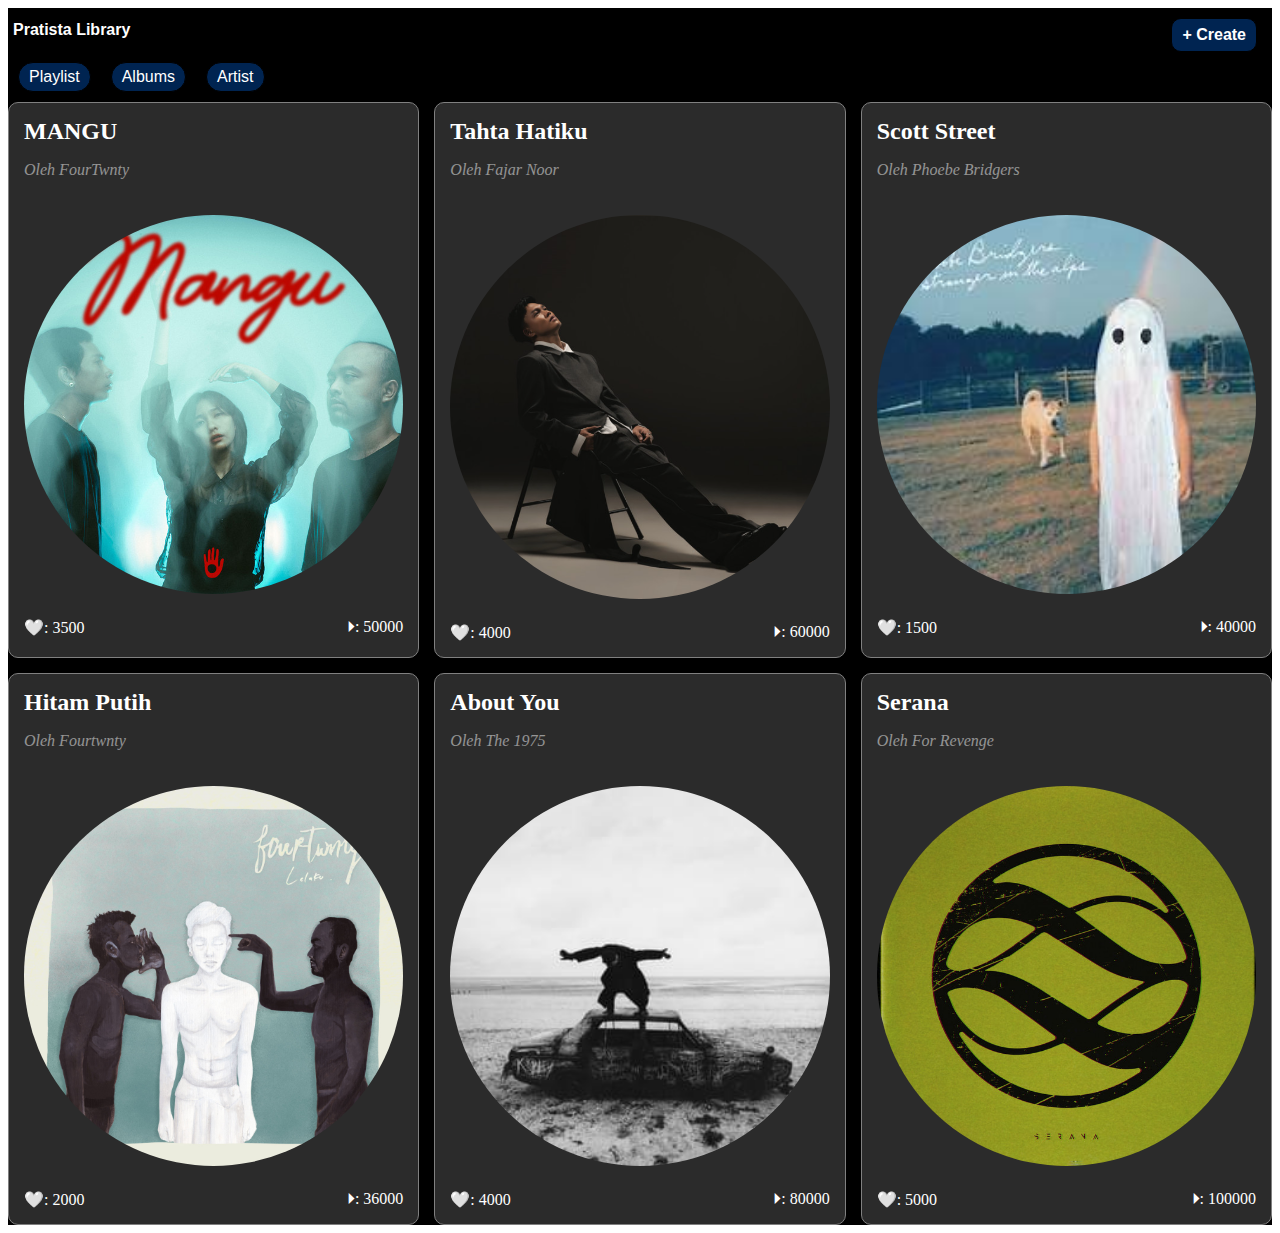
<file: index.html>
<!DOCTYPE html>
<html lang="en">
<head>
    <meta charset="UTF-8">
    <meta name="viewport" content="width=device-width, initial-scale=1.0">
    <title>Lagu-Fav</title>
</head>
<link rel="stylesheet" href="tugas2.css">
<body>

    <div class="container2">
        <div id="flex-left">
           <strong>Pratista Library</strong>
        </div>
        <div id="flex-right">
            <div class="create">
                <strong>+ Create</strong>  
            </div>
        </div>
    </div>

    <div class="container3">
        <div class="PAA">Playlist</div>
        <div class="PAA">Albums</div>
        <div class="PAA">Artist</div>
    </div>
    
    <div id="container1">
        
    
    </div>

    <script src="tugas1.js"></script>

</body>
</html>
</file>
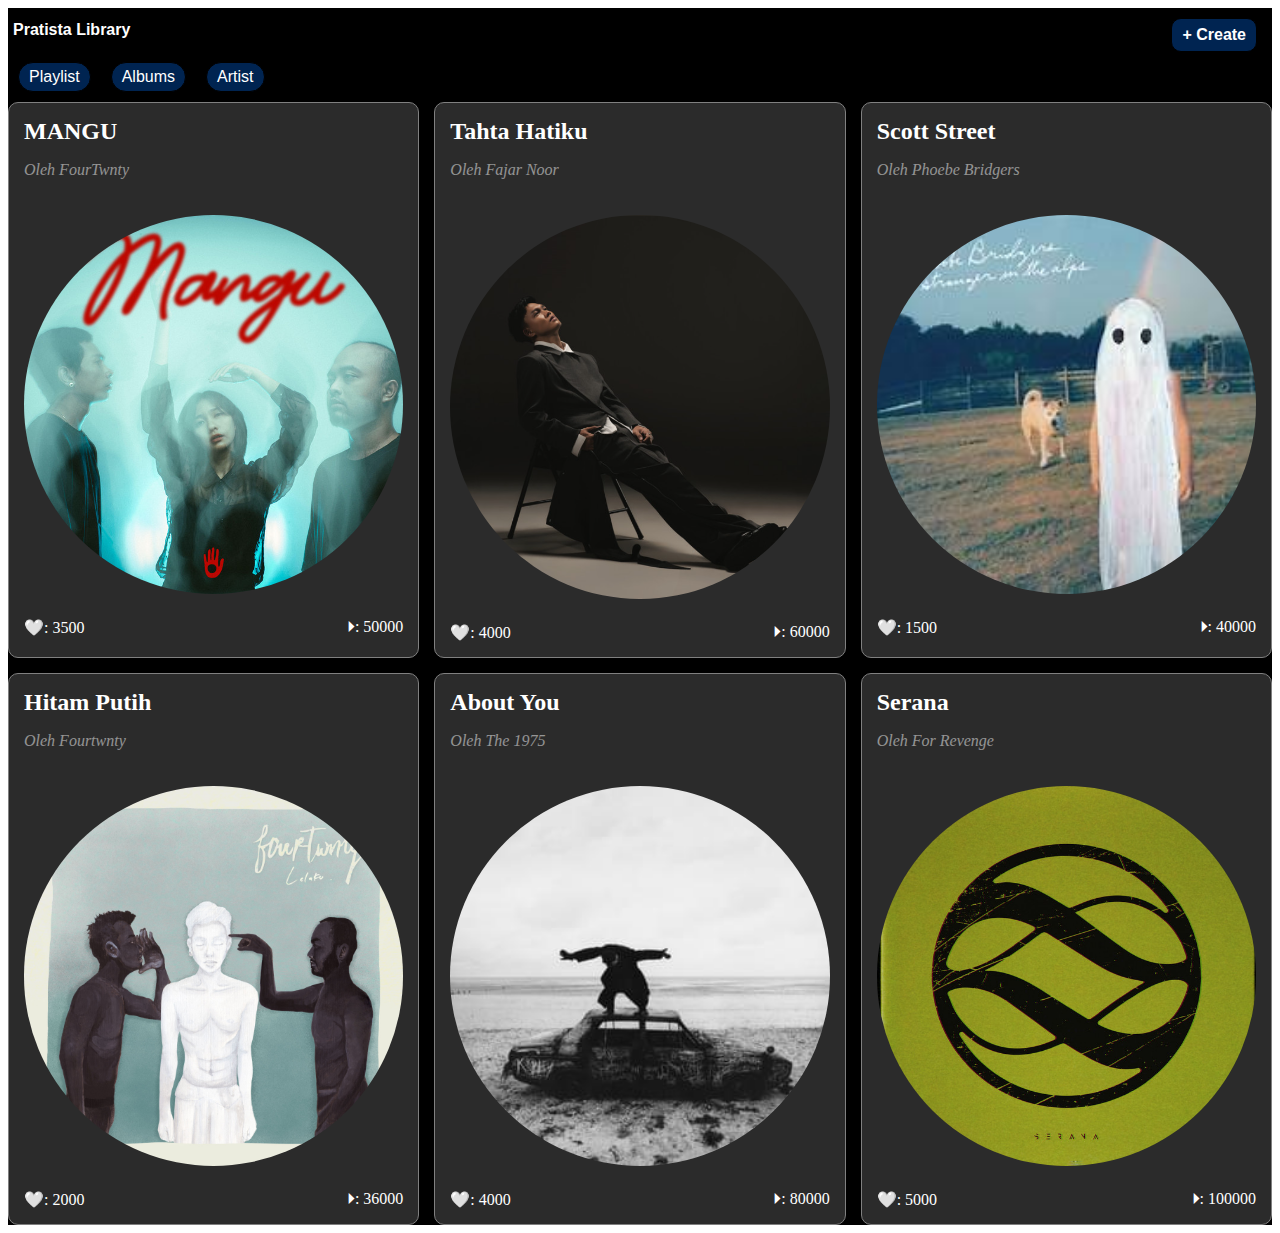
<file: tugas.html>
<!DOCTYPE html>
<html lang="en">
<head>
    <meta charset="UTF-8">
    <meta name="viewport" content="width=device-width, initial-scale=1.0">
    <title>Lagu-Fav</title>
</head>
<link rel="stylesheet" href="tugas2.css">
<body>

    <div class="container2">
        <div id="flex-left">
           <strong>Pratista Library</strong>
        </div>
        <div id="flex-right">
            <div class="create">
                <strong>+ Create</strong>  
            </div>
        </div>
    </div>

    <div class="container3">
        <div class="PAA">Playlist</div>
        <div class="PAA">Albums</div>
        <div class="PAA">Artist</div>
    </div>
    
    <div id="container1">
        
    
    </div>

    <script src="tugas1.js"></script>

</body>
</html>
</file>
<file: tugas2.css>
#container1{
    display: grid;
    gap: 15px;
    grid-template-columns: repeat(3, 1fr);
    overflow: hidden;
    background-color: black;
}

.lagu{
    border-radius: 10px;
    border: 1px solid grey;
    padding: 15px;
    background-color: rgb(43, 43, 43);
    box-sizing: border-box;
    color: white;
}

.lagu:hover{
    background-color: rgb(1, 0, 49);
    transition: 2s;

}

.lagu p{
    color: rgba(255, 255, 255, 0.502);
}

.lagu h2{
    margin: 0;
    font-family: fantasy;
}

.lagu img{
    width: 100%;
    border-radius: 100%;
    margin: 20px 0px;
}

.bawah{
    display: flex;
    flex-direction: row;
    justify-content: space-between;
}

/* ..... */

.container2{
    display: flex;
    flex-direction: row;
    background-color: rgb(0, 0, 0);
    justify-content: space-between;
    font-family: Arial, Helvetica, sans-serif;
}

#flex-left{
    display: flex;
    align-items: center;
    margin: 5px;
    color: white;
}

#flex-right{
    display: flex;
    border-radius: 10px;
    border: 1px solid black;
    overflow: hidden;
    background-color: rgb(0, 36, 81);
    color: white;
    padding: 7px;
    padding-left: 10px;
    padding-right: 10px;
    margin-right: 15px;
    margin-top: 10px;
}

.container3{
    display: flex;
    background-color: black;
}

.PAA{
    display: flex;
    justify-content: flex-start;
    border: 1px solid black;
    border-radius: 15px;
    background-color: rgb(0, 36, 81);
    overflow: hidden;
    margin: 10px;
    padding: 5px;
    padding-left: 10px;
    padding-right: 10px;
    font-family: Arial, Helvetica, sans-serif;
    color: white;
}
</file>
